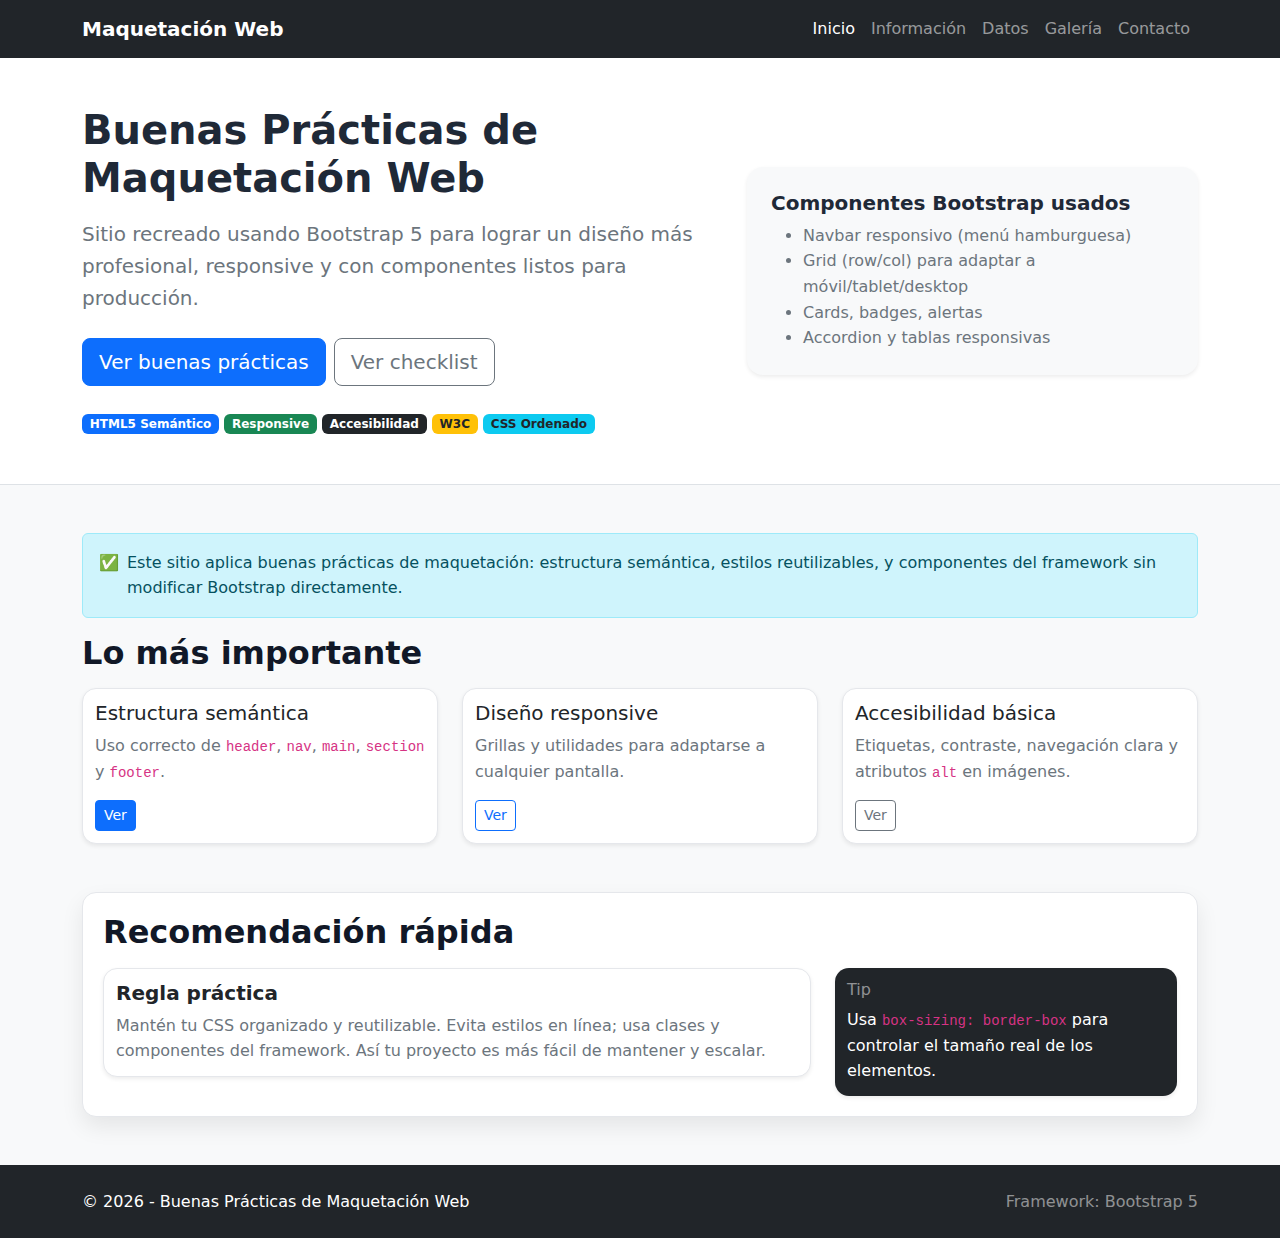
<file: index.html>
<!doctype html>
<html lang="es">
<head>
  <meta charset="UTF-8">
  <meta name="viewport" content="width=device-width, initial-scale=1.0">
  <title>Inicio | Buenas Prácticas de Maquetación Web</title>

  <!-- Bootstrap -->
  <link href="https://cdn.jsdelivr.net/npm/bootstrap@5.3.3/dist/css/bootstrap.min.css" rel="stylesheet">
  <!-- Tu CSS (solo ajustes) -->
  <link rel="stylesheet" href="css/styles.css">
</head>

<body class="bg-light">

<!-- NAVBAR -->
<nav class="navbar navbar-expand-lg navbar-dark bg-dark sticky-top">
  <div class="container">
    <a class="navbar-brand fw-bold" href="index.html">Maquetación Web</a>

    <button class="navbar-toggler" type="button" data-bs-toggle="collapse" data-bs-target="#menu"
      aria-controls="menu" aria-expanded="false" aria-label="Abrir menú">
      <span class="navbar-toggler-icon"></span>
    </button>

    <div class="collapse navbar-collapse" id="menu">
      <ul class="navbar-nav ms-auto">
        <li class="nav-item"><a class="nav-link active" href="index.html" aria-current="page">Inicio</a></li>
        <li class="nav-item"><a class="nav-link" href="informacion.html">Información</a></li>
        <li class="nav-item"><a class="nav-link" href="datos.html">Datos</a></li>
        <li class="nav-item"><a class="nav-link" href="galeria.html">Galería</a></li>
        <li class="nav-item"><a class="nav-link" href="contacto.html">Contacto</a></li>
      </ul>
    </div>
  </div>
</nav>

<!-- HERO -->
<header class="py-5 bg-white border-bottom">
  <div class="container">
    <div class="row align-items-center g-4">
      <div class="col-lg-7">
        <h1 class="display-6 fw-bold mb-3">Buenas Prácticas de Maquetación Web</h1>
        <p class="lead text-secondary mb-4">
          Sitio recreado usando <strong>Bootstrap 5</strong> para lograr un diseño más profesional,
          <strong>responsive</strong> y con componentes listos para producción.
        </p>

        <div class="d-flex flex-wrap gap-2">
          <a class="btn btn-primary btn-lg" href="informacion.html">Ver buenas prácticas</a>
          <a class="btn btn-outline-secondary btn-lg" href="datos.html">Ver checklist</a>
        </div>

        <div class="mt-4">
          <span class="badge bg-primary">HTML5 Semántico</span>
          <span class="badge bg-success">Responsive</span>
          <span class="badge bg-dark">Accesibilidad</span>
          <span class="badge bg-warning text-dark">W3C</span>
          <span class="badge bg-info text-dark">CSS Ordenado</span>
        </div>
      </div>

      <div class="col-lg-5">
        <div class="p-4 rounded-4 shadow-sm bg-light">
          <h5 class="fw-semibold mb-2">Componentes Bootstrap usados</h5>
          <ul class="text-secondary mb-0">
            <li>Navbar responsivo (menú hamburguesa)</li>
            <li>Grid (row/col) para adaptar a móvil/tablet/desktop</li>
            <li>Cards, badges, alertas</li>
            <li>Accordion y tablas responsivas</li>
          </ul>
        </div>
      </div>
    </div>
  </div>
</header>

<main class="container my-5">

  <div class="alert alert-info d-flex align-items-start gap-2" role="alert">
    <div class="fw-bold">✅</div>
    <div>
      Este sitio aplica buenas prácticas de maquetación: estructura semántica, estilos reutilizables,
      y componentes del framework sin modificar Bootstrap directamente.
    </div>
  </div>

  <h2 class="fw-bold mb-3">Lo más importante</h2>

  <div class="row g-4">
    <div class="col-md-6 col-lg-4">
      <div class="card h-100 shadow-sm">
        <div class="card-body">
          <h5 class="card-title">Estructura semántica</h5>
          <p class="card-text text-secondary">
            Uso correcto de <code>header</code>, <code>nav</code>, <code>main</code>, <code>section</code> y <code>footer</code>.
          </p>
          <a href="informacion.html#semantica" class="btn btn-sm btn-primary">Ver</a>
        </div>
      </div>
    </div>

    <div class="col-md-6 col-lg-4">
      <div class="card h-100 shadow-sm">
        <div class="card-body">
          <h5 class="card-title">Diseño responsive</h5>
          <p class="card-text text-secondary">
            Grillas y utilidades para adaptarse a cualquier pantalla.
          </p>
          <a href="informacion.html#responsive" class="btn btn-sm btn-outline-primary">Ver</a>
        </div>
      </div>
    </div>

    <div class="col-md-6 col-lg-4">
      <div class="card h-100 shadow-sm">
        <div class="card-body">
          <h5 class="card-title">Accesibilidad básica</h5>
          <p class="card-text text-secondary">
            Etiquetas, contraste, navegación clara y atributos <code>alt</code> en imágenes.
          </p>
          <a href="informacion.html#accesibilidad" class="btn btn-sm btn-outline-secondary">Ver</a>
        </div>
      </div>
    </div>
  </div>

  <section class="mt-5">
    <h2 class="fw-bold mb-3">Recomendación rápida</h2>

    <div class="row g-4">
      <div class="col-lg-8">
        <div class="card shadow-sm">
          <div class="card-body">
            <h5 class="fw-semibold">Regla práctica</h5>
            <p class="text-secondary mb-0">
              Mantén tu CSS organizado y reutilizable. Evita estilos en línea; usa clases y componentes del framework.
              Así tu proyecto es más fácil de mantener y escalar.
            </p>
          </div>
        </div>
      </div>

      <div class="col-lg-4">
        <div class="card shadow-sm border-0 bg-dark text-white">
          <div class="card-body">
            <h6 class="text-white-50">Tip</h6>
            <p class="mb-0">Usa <code>box-sizing: border-box</code> para controlar el tamaño real de los elementos.</p>
          </div>
        </div>
      </div>
    </div>
  </section>

</main>

<footer class="bg-dark text-white">
  <div class="container py-4 d-flex flex-column flex-md-row justify-content-between align-items-center">
    <p class="mb-0">© 2026 - Buenas Prácticas de Maquetación Web</p>
    <span class="text-white-50">Framework: Bootstrap 5</span>
  </div>
</footer>

<script src="https://cdn.jsdelivr.net/npm/bootstrap@5.3.3/dist/js/bootstrap.bundle.min.js"></script>
</body>
</html>
</file>
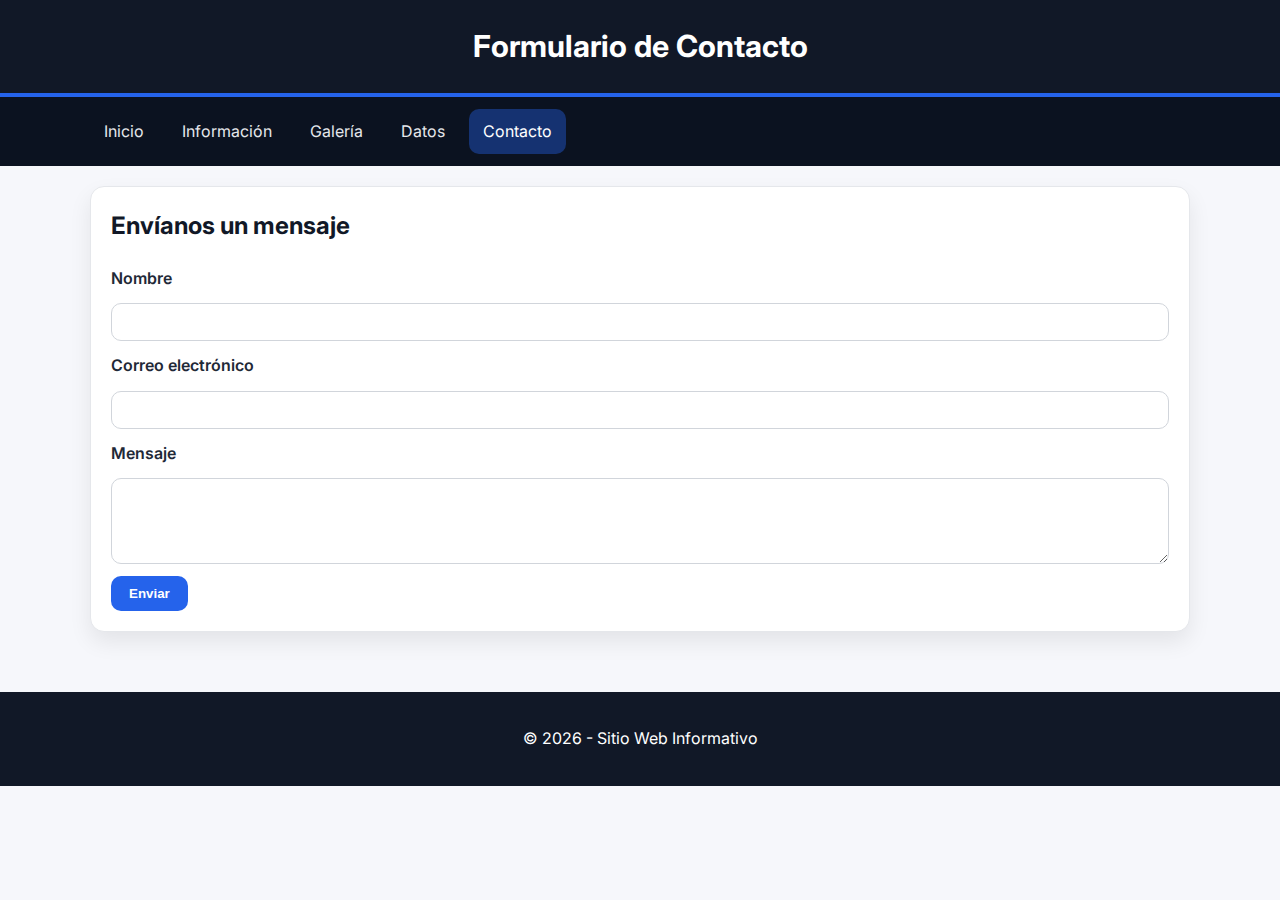
<file: contacto.html>
<!DOCTYPE html>
<html lang="es">
<head>
  <meta charset="UTF-8">

  <!-- Responsive obligatorio -->
  <meta name="viewport" content="width=device-width, initial-scale=1.0">

  <title>Contacto - Sitio Web Informativo</title>

  <!-- Google Fonts -->
  <link rel="preconnect" href="https://fonts.googleapis.com">
  <link rel="preconnect" href="https://fonts.gstatic.com" crossorigin>
  <link href="https://fonts.googleapis.com/css2?family=Inter:wght@400;600;700&display=swap" rel="stylesheet">

  <!-- Font Awesome (opcional) -->
  <link rel="stylesheet" href="https://cdnjs.cloudflare.com/ajax/libs/font-awesome/6.5.0/css/all.min.css">

  <!-- CSS externo -->
  <link rel="stylesheet" href="css/styles.css">
</head>

<body>

<header class="site-header">
  <h1>Formulario de Contacto</h1>
</header>

<nav class="site-nav">
  <ul>
    <li><a href="index.html">Inicio</a></li>
    <li><a href="informacion.html">Información</a></li>
    <li><a href="galeria.html">Galería</a></li>
    <li><a href="datos.html">Datos</a></li>
    <li><a href="contacto.html" class="active">Contacto</a></li>
  </ul>
</nav>

<main class="container-custom">
  <section>
    <h2>Envíanos un mensaje</h2>

    <form action="#" method="post">
      <label for="nombre">Nombre</label>
      <input id="nombre" name="nombre" type="text" autocomplete="name" required>

      <label for="correo">Correo electrónico</label>
      <input id="correo" name="correo" type="email" autocomplete="email" required>

      <label for="mensaje">Mensaje</label>
      <textarea id="mensaje" name="mensaje" rows="4" required></textarea>

      <button type="submit">Enviar</button>
    </form>
  </section>
</main>

<footer class="site-footer">
  <p>© 2026 - Sitio Web Informativo</p>
</footer>

</body>
</html>
</file>
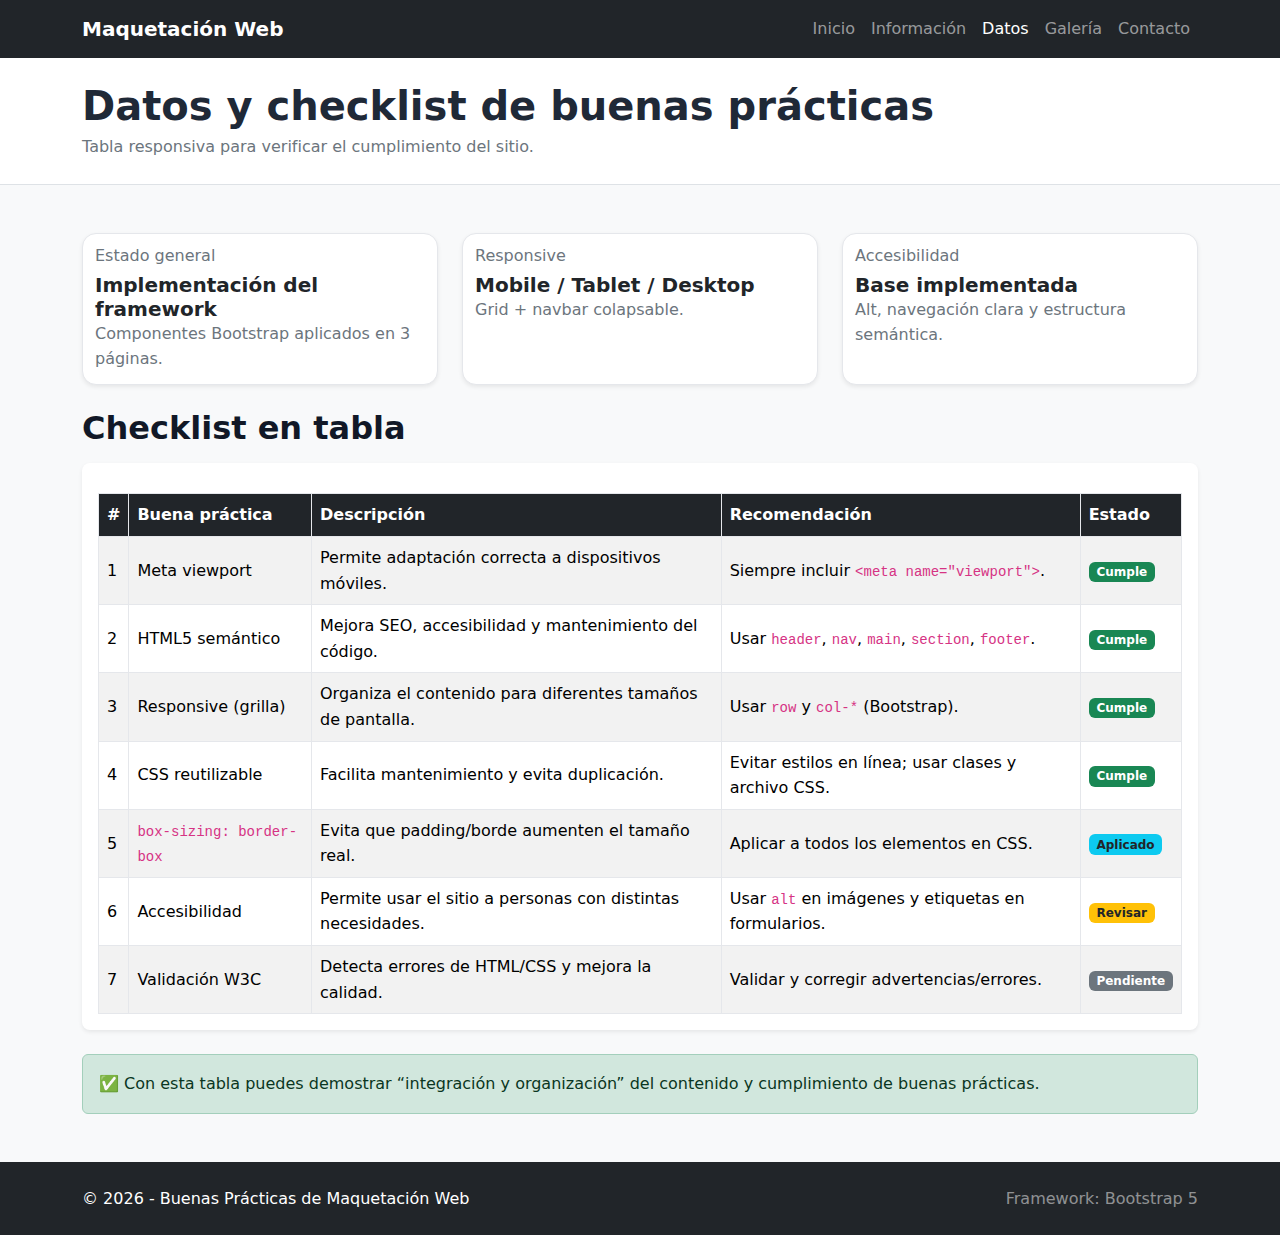
<file: datos.html>
<!doctype html>
<html lang="es">
<head>
  <meta charset="UTF-8">
  <meta name="viewport" content="width=device-width, initial-scale=1.0">
  <title>Datos | Buenas Prácticas de Maquetación Web</title>

  <link href="https://cdn.jsdelivr.net/npm/bootstrap@5.3.3/dist/css/bootstrap.min.css" rel="stylesheet">
  <link rel="stylesheet" href="css/styles.css">
</head>

<body class="bg-light">

<nav class="navbar navbar-expand-lg navbar-dark bg-dark sticky-top">
  <div class="container">
    <a class="navbar-brand fw-bold" href="index.html">Maquetación Web</a>

    <button class="navbar-toggler" type="button" data-bs-toggle="collapse" data-bs-target="#menu"
      aria-controls="menu" aria-expanded="false" aria-label="Abrir menú">
      <span class="navbar-toggler-icon"></span>
    </button>

    <div class="collapse navbar-collapse" id="menu">
      <ul class="navbar-nav ms-auto">
        <li class="nav-item"><a class="nav-link" href="index.html">Inicio</a></li>
        <li class="nav-item"><a class="nav-link" href="informacion.html">Información</a></li>
        <li class="nav-item"><a class="nav-link active" href="datos.html" aria-current="page">Datos</a></li>
        <li class="nav-item"><a class="nav-link" href="galeria.html">Galería</a></li>
        <li class="nav-item"><a class="nav-link" href="contacto.html">Contacto</a></li>
      </ul>
    </div>
  </div>
</nav>

<header class="py-4 bg-white border-bottom">
  <div class="container">
    <h1 class="fw-bold mb-1">Datos y checklist de buenas prácticas</h1>
    <p class="text-secondary mb-0">Tabla responsiva para verificar el cumplimiento del sitio.</p>
  </div>
</header>

<main class="container my-5">

  <div class="row g-4 mb-4">
    <div class="col-md-6 col-lg-4">
      <div class="card shadow-sm h-100">
        <div class="card-body">
          <h6 class="text-secondary">Estado general</h6>
          <h5 class="fw-bold mb-0">Implementación del framework</h5>
          <p class="text-secondary mb-0">Componentes Bootstrap aplicados en 3 páginas.</p>
        </div>
      </div>
    </div>

    <div class="col-md-6 col-lg-4">
      <div class="card shadow-sm h-100">
        <div class="card-body">
          <h6 class="text-secondary">Responsive</h6>
          <h5 class="fw-bold mb-0">Mobile / Tablet / Desktop</h5>
          <p class="text-secondary mb-0">Grid + navbar colapsable.</p>
        </div>
      </div>
    </div>

    <div class="col-md-12 col-lg-4">
      <div class="card shadow-sm h-100">
        <div class="card-body">
          <h6 class="text-secondary">Accesibilidad</h6>
          <h5 class="fw-bold mb-0">Base implementada</h5>
          <p class="text-secondary mb-0">Alt, navegación clara y estructura semántica.</p>
        </div>
      </div>
    </div>
  </div>

  <h2 class="fw-semibold mb-3">Checklist en tabla</h2>

  <div class="table-responsive shadow-sm rounded-3 bg-white p-3">
    <table class="table table-striped table-hover align-middle mb-0">
      <thead class="table-dark">
        <tr>
          <th>#</th>
          <th>Buena práctica</th>
          <th>Descripción</th>
          <th>Recomendación</th>
          <th>Estado</th>
        </tr>
      </thead>

      <tbody>
        <tr>
          <td>1</td>
          <td>Meta viewport</td>
          <td>Permite adaptación correcta a dispositivos móviles.</td>
          <td>Siempre incluir <code>&lt;meta name="viewport"&gt;</code>.</td>
          <td><span class="badge bg-success">Cumple</span></td>
        </tr>

        <tr>
          <td>2</td>
          <td>HTML5 semántico</td>
          <td>Mejora SEO, accesibilidad y mantenimiento del código.</td>
          <td>Usar <code>header</code>, <code>nav</code>, <code>main</code>, <code>section</code>, <code>footer</code>.</td>
          <td><span class="badge bg-success">Cumple</span></td>
        </tr>

        <tr>
          <td>3</td>
          <td>Responsive (grilla)</td>
          <td>Organiza el contenido para diferentes tamaños de pantalla.</td>
          <td>Usar <code>row</code> y <code>col-*</code> (Bootstrap).</td>
          <td><span class="badge bg-success">Cumple</span></td>
        </tr>

        <tr>
          <td>4</td>
          <td>CSS reutilizable</td>
          <td>Facilita mantenimiento y evita duplicación.</td>
          <td>Evitar estilos en línea; usar clases y archivo CSS.</td>
          <td><span class="badge bg-success">Cumple</span></td>
        </tr>

        <tr>
          <td>5</td>
          <td><code>box-sizing: border-box</code></td>
          <td>Evita que padding/borde aumenten el tamaño real.</td>
          <td>Aplicar a todos los elementos en CSS.</td>
          <td><span class="badge bg-info text-dark">Aplicado</span></td>
        </tr>

        <tr>
          <td>6</td>
          <td>Accesibilidad</td>
          <td>Permite usar el sitio a personas con distintas necesidades.</td>
          <td>Usar <code>alt</code> en imágenes y etiquetas en formularios.</td>
          <td><span class="badge bg-warning text-dark">Revisar</span></td>
        </tr>

        <tr>
          <td>7</td>
          <td>Validación W3C</td>
          <td>Detecta errores de HTML/CSS y mejora la calidad.</td>
          <td>Validar y corregir advertencias/errores.</td>
          <td><span class="badge bg-secondary">Pendiente</span></td>
        </tr>
      </tbody>
    </table>
  </div>

  <div class="alert alert-success mt-4" role="alert">
    ✅ Con esta tabla puedes demostrar “integración y organización” del contenido y cumplimiento de buenas prácticas.
  </div>

</main>

<footer class="bg-dark text-white">
  <div class="container py-4 d-flex flex-column flex-md-row justify-content-between align-items-center">
    <p class="mb-0">© 2026 - Buenas Prácticas de Maquetación Web</p>
    <span class="text-white-50">Framework: Bootstrap 5</span>
  </div>
</footer>

<script src="https://cdn.jsdelivr.net/npm/bootstrap@5.3.3/dist/js/bootstrap.bundle.min.js"></script>
</body>
</html>
</file>
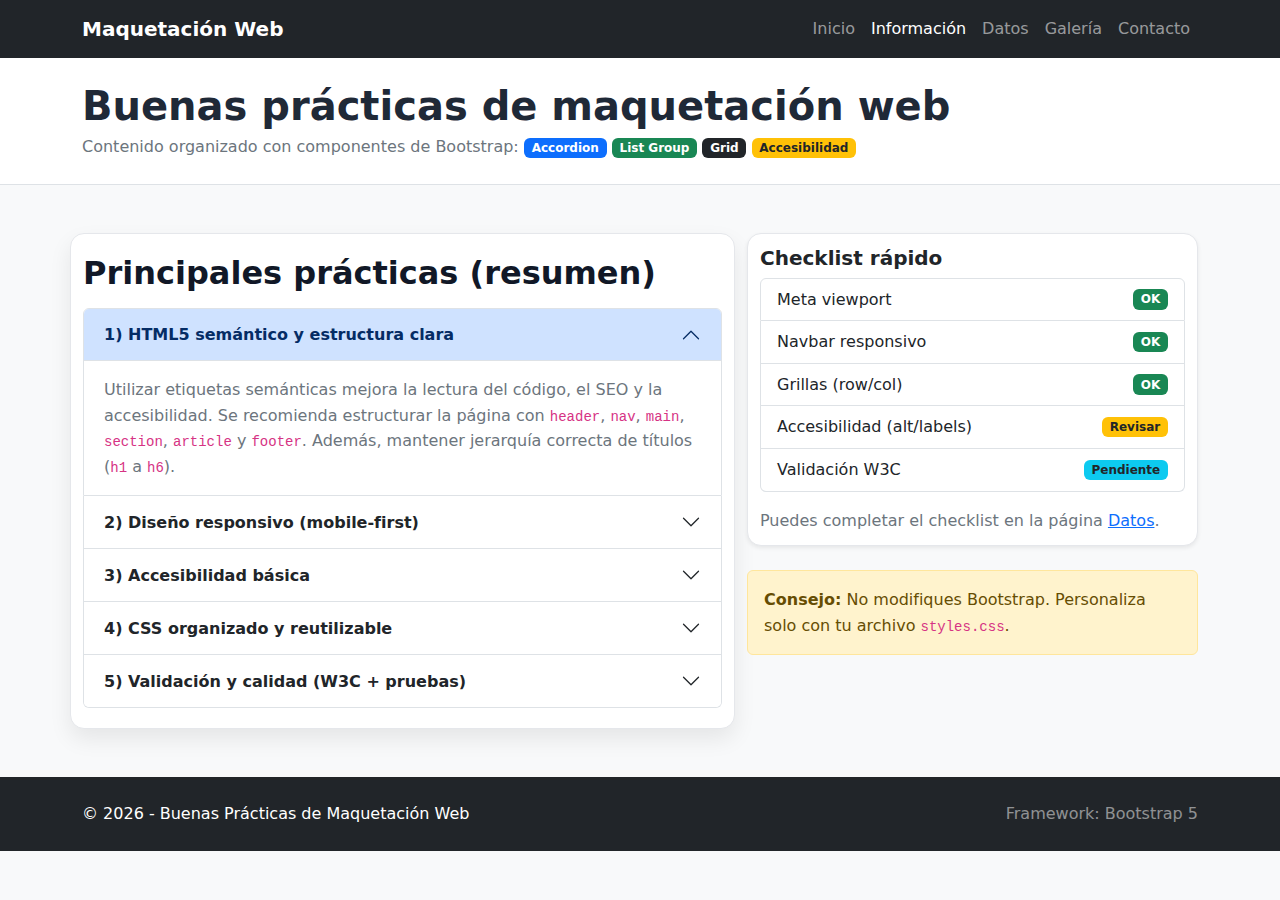
<file: informacion.html>
<!doctype html>
<html lang="es">
<head>
  <meta charset="UTF-8">
  <meta name="viewport" content="width=device-width, initial-scale=1.0">
  <title>Información | Buenas Prácticas de Maquetación Web</title>

  <link href="https://cdn.jsdelivr.net/npm/bootstrap@5.3.3/dist/css/bootstrap.min.css" rel="stylesheet">
  <link rel="stylesheet" href="css/styles.css">
</head>

<body class="bg-light">

<nav class="navbar navbar-expand-lg navbar-dark bg-dark sticky-top">
  <div class="container">
    <a class="navbar-brand fw-bold" href="index.html">Maquetación Web</a>

    <button class="navbar-toggler" type="button" data-bs-toggle="collapse" data-bs-target="#menu"
      aria-controls="menu" aria-expanded="false" aria-label="Abrir menú">
      <span class="navbar-toggler-icon"></span>
    </button>

    <div class="collapse navbar-collapse" id="menu">
      <ul class="navbar-nav ms-auto">
        <li class="nav-item"><a class="nav-link" href="index.html">Inicio</a></li>
        <li class="nav-item"><a class="nav-link active" href="informacion.html" aria-current="page">Información</a></li>
        <li class="nav-item"><a class="nav-link" href="datos.html">Datos</a></li>
        <li class="nav-item"><a class="nav-link" href="galeria.html">Galería</a></li>
        <li class="nav-item"><a class="nav-link" href="contacto.html">Contacto</a></li>
      </ul>
    </div>
  </div>
</nav>

<header class="py-4 bg-white border-bottom">
  <div class="container">
    <h1 class="fw-bold mb-1">Buenas prácticas de maquetación web</h1>
    <p class="text-secondary mb-0">
      Contenido organizado con componentes de Bootstrap:
      <span class="badge bg-primary">Accordion</span>
      <span class="badge bg-success">List Group</span>
      <span class="badge bg-dark">Grid</span>
      <span class="badge bg-warning text-dark">Accesibilidad</span>
    </p>
  </div>
</header>

<main class="container my-5">
  <div class="row g-4">

    <section class="col-lg-7">
      <h2 class="fw-semibold mb-3">Principales prácticas (resumen)</h2>

      <div class="accordion" id="bpAcc">

        <div class="accordion-item" id="semantica">
          <h2 class="accordion-header">
            <button class="accordion-button" type="button" data-bs-toggle="collapse" data-bs-target="#bp1">
              1) HTML5 semántico y estructura clara
            </button>
          </h2>
          <div id="bp1" class="accordion-collapse collapse show" data-bs-parent="#bpAcc">
            <div class="accordion-body text-secondary">
              Utilizar etiquetas semánticas mejora la lectura del código, el SEO y la accesibilidad.
              Se recomienda estructurar la página con <code>header</code>, <code>nav</code>, <code>main</code>,
              <code>section</code>, <code>article</code> y <code>footer</code>.
              Además, mantener jerarquía correcta de títulos (<code>h1</code> a <code>h6</code>).
            </div>
          </div>
        </div>

        <div class="accordion-item" id="responsive">
          <h2 class="accordion-header">
            <button class="accordion-button collapsed" type="button" data-bs-toggle="collapse" data-bs-target="#bp2">
              2) Diseño responsivo (mobile-first)
            </button>
          </h2>
          <div id="bp2" class="accordion-collapse collapse" data-bs-parent="#bpAcc">
            <div class="accordion-body text-secondary">
              El sitio debe adaptarse a móviles, tablets y escritorio. Con Bootstrap, esto se logra usando el sistema
              de grillas (<code>row</code>, <code>col-*</code>) y componentes responsivos como el navbar colapsable.
              Se recomienda probar en distintos tamaños (DevTools) y evitar anchos fijos.
            </div>
          </div>
        </div>

        <div class="accordion-item" id="accesibilidad">
          <h2 class="accordion-header">
            <button class="accordion-button collapsed" type="button" data-bs-toggle="collapse" data-bs-target="#bp3">
              3) Accesibilidad básica
            </button>
          </h2>
          <div id="bp3" class="accordion-collapse collapse" data-bs-parent="#bpAcc">
            <div class="accordion-body text-secondary">
              Considera a todos los usuarios: texto alternativo (<code>alt</code>) en imágenes, formularios con
              etiquetas, contraste suficiente, navegación clara y uso de atributos ARIA cuando sea necesario.
              Bootstrap ayuda porque muchos componentes ya incluyen accesibilidad base.
            </div>
          </div>
        </div>

        <div class="accordion-item">
          <h2 class="accordion-header">
            <button class="accordion-button collapsed" type="button" data-bs-toggle="collapse" data-bs-target="#bp4">
              4) CSS organizado y reutilizable
            </button>
          </h2>
          <div id="bp4" class="accordion-collapse collapse" data-bs-parent="#bpAcc">
            <div class="accordion-body text-secondary">
              Evita estilos en línea. Mantén un archivo CSS propio solo para personalizar (colores, espaciado, bordes),
              sin modificar Bootstrap. Aplica clases reutilizables y utiliza <code>box-sizing: border-box</code>
              para controlar el tamaño total (ancho/alto + padding + borde).
            </div>
          </div>
        </div>

        <div class="accordion-item">
          <h2 class="accordion-header">
            <button class="accordion-button collapsed" type="button" data-bs-toggle="collapse" data-bs-target="#bp5">
              5) Validación y calidad (W3C + pruebas)
            </button>
          </h2>
          <div id="bp5" class="accordion-collapse collapse" data-bs-parent="#bpAcc">
            <div class="accordion-body text-secondary">
              Validar HTML y CSS con herramientas (W3C) permite detectar errores comunes. Además, realizar pruebas
              en diferentes navegadores y dispositivos reduce fallos de visualización y mejora la experiencia del usuario.
            </div>
          </div>
        </div>

      </div>
    </section>

    <aside class="col-lg-5">
      <div class="card shadow-sm">
        <div class="card-body">
          <h5 class="card-title fw-semibold">Checklist rápido</h5>

          <div class="list-group">
            <div class="list-group-item d-flex justify-content-between align-items-center">
              Meta viewport
              <span class="badge bg-success">OK</span>
            </div>
            <div class="list-group-item d-flex justify-content-between align-items-center">
              Navbar responsivo
              <span class="badge bg-success">OK</span>
            </div>
            <div class="list-group-item d-flex justify-content-between align-items-center">
              Grillas (row/col)
              <span class="badge bg-success">OK</span>
            </div>
            <div class="list-group-item d-flex justify-content-between align-items-center">
              Accesibilidad (alt/labels)
              <span class="badge bg-warning text-dark">Revisar</span>
            </div>
            <div class="list-group-item d-flex justify-content-between align-items-center">
              Validación W3C
              <span class="badge bg-info text-dark">Pendiente</span>
            </div>
          </div>

          <p class="text-secondary mt-3 mb-0">
            Puedes completar el checklist en la página <a href="datos.html">Datos</a>.
          </p>
        </div>
      </div>

      <div class="alert alert-warning mt-4" role="alert">
        <strong>Consejo:</strong> No modifiques Bootstrap. Personaliza solo con tu archivo <code>styles.css</code>.
      </div>
    </aside>

  </div>
</main>

<footer class="bg-dark text-white">
  <div class="container py-4 d-flex flex-column flex-md-row justify-content-between align-items-center">
    <p class="mb-0">© 2026 - Buenas Prácticas de Maquetación Web</p>
    <span class="text-white-50">Framework: Bootstrap 5</span>
  </div>
</footer>

<script src="https://cdn.jsdelivr.net/npm/bootstrap@5.3.3/dist/js/bootstrap.bundle.min.js"></script>
</body>
</html>
</file>
<file: css/styles.css>
/* =========================
   RESET Y BASE
========================= */
* { box-sizing: border-box; }

html { scroll-behavior: smooth; }

body {
  margin: 0;
  font-family: "Inter", system-ui, Arial, sans-serif;
  line-height: 1.6;
  color: #1f2937;
  background-color: #f6f7fb;
}

img {
  max-width: 100%;
  height: auto;
  display: block;
}

/* =========================
   AJUSTES SUAVES (compatible con Bootstrap)
   - NO tocar .container
========================= */
.card { border-radius: 16px; }

/* =========================
   CONTENEDOR PARA PÁGINAS ANTIGUAS
   (galeria/contacto/errores)
========================= */
.container-custom {
  width: min(1100px, 92%);
  margin: 0 auto;
  padding: 20px 0 30px;
}

/* =========================
   HEADER (páginas antiguas)
========================= */
.site-header {
  background-color: #111827;
  color: #ffffff;
  padding: 22px 0;
  border-bottom: 4px solid #2563eb;
}

.site-header h1 {
  margin: 0;
  text-align: center;
  font-size: clamp(1.4rem, 2.5vw, 1.9rem);
}

/* =========================
   NAVEGACIÓN (páginas antiguas)
========================= */
.site-nav { background-color: #0b1220; }

.site-nav ul {
  list-style: none;
  margin: 0 auto;
  padding: 12px 0;
  width: min(1100px, 92%);
  display: flex;
  gap: 10px;
  flex-wrap: wrap;
}

.site-nav a {
  text-decoration: none;
  color: #e5e7eb;
  padding: 10px 14px;
  border-radius: 10px;
  transition: background-color 0.2s ease, transform 0.2s ease;
  display: inline-block;
}

.site-nav a:hover {
  background-color: rgba(37, 99, 235, 0.25);
  transform: translateY(-2px);
}

.site-nav a.active {
  background-color: rgba(37, 99, 235, 0.4);
  color: #ffffff;
}

/* =========================
   CONTENIDO (páginas antiguas)
========================= */
main section {
  background-color: #ffffff;
  border-radius: 14px;
  padding: 20px;
  border: 1px solid #e5e7eb;
  box-shadow: 0 10px 22px rgba(0, 0, 0, 0.08);
}

h2 {
  margin-top: 0;
  color: #111827;
}

h3 { margin-top: 20px; }

/* =========================
   TABLAS (páginas antiguas)
========================= */
table {
  width: 100%;
  border-collapse: collapse;
  margin-top: 14px;
}

th, td {
  border: 1px solid #e5e7eb;
  padding: 10px 12px;
  text-align: left;
}

th {
  background-color: #f3f4f6;
  font-weight: 700;
}

/* =========================
   FORMULARIOS (páginas antiguas)
========================= */
form {
  display: grid;
  gap: 12px;
}

label { font-weight: 600; }

input, textarea {
  width: 100%;
  padding: 10px 12px;
  border-radius: 10px;
  border: 1px solid #d1d5db;
  font-family: inherit;
}

input:focus, textarea:focus {
  outline: 3px solid #93c5fd;
  border-color: #2563eb;
}

button {
  width: fit-content;
  padding: 10px 18px;
  border-radius: 10px;
  border: none;
  background-color: #2563eb;
  color: #ffffff;
  font-weight: 600;
  cursor: pointer;
  transition: opacity 0.2s ease, transform 0.2s ease;
}

button:hover {
  opacity: 0.9;
  transform: translateY(-2px);
}

/* =========================
   GRID / CARDS (GALERÍA antigua)
========================= */
.grid-cards {
  display: grid;
  grid-template-columns: repeat(3, 1fr);
  gap: 16px;
  margin-top: 16px;
}

.card {
  border-radius: 14px;
  overflow: hidden;
  border: 1px solid #e5e7eb;
  background-color: #ffffff;
}

.card-body { padding: 12px; }

/* =========================
   FOOTER (páginas antiguas)
========================= */
.site-footer {
  margin-top: 30px;
  background-color: #111827;
  color: #ffffff;
  text-align: center;
  padding: 18px 0;
}

/* =========================
   RESPONSIVE (páginas antiguas)
========================= */
@media (max-width: 900px) {
  .grid-cards { grid-template-columns: 1fr; }

  .site-nav ul { gap: 8px; }

  .site-nav a { padding: 9px 12px; }

  main section { padding: 16px; }
}
</file>
